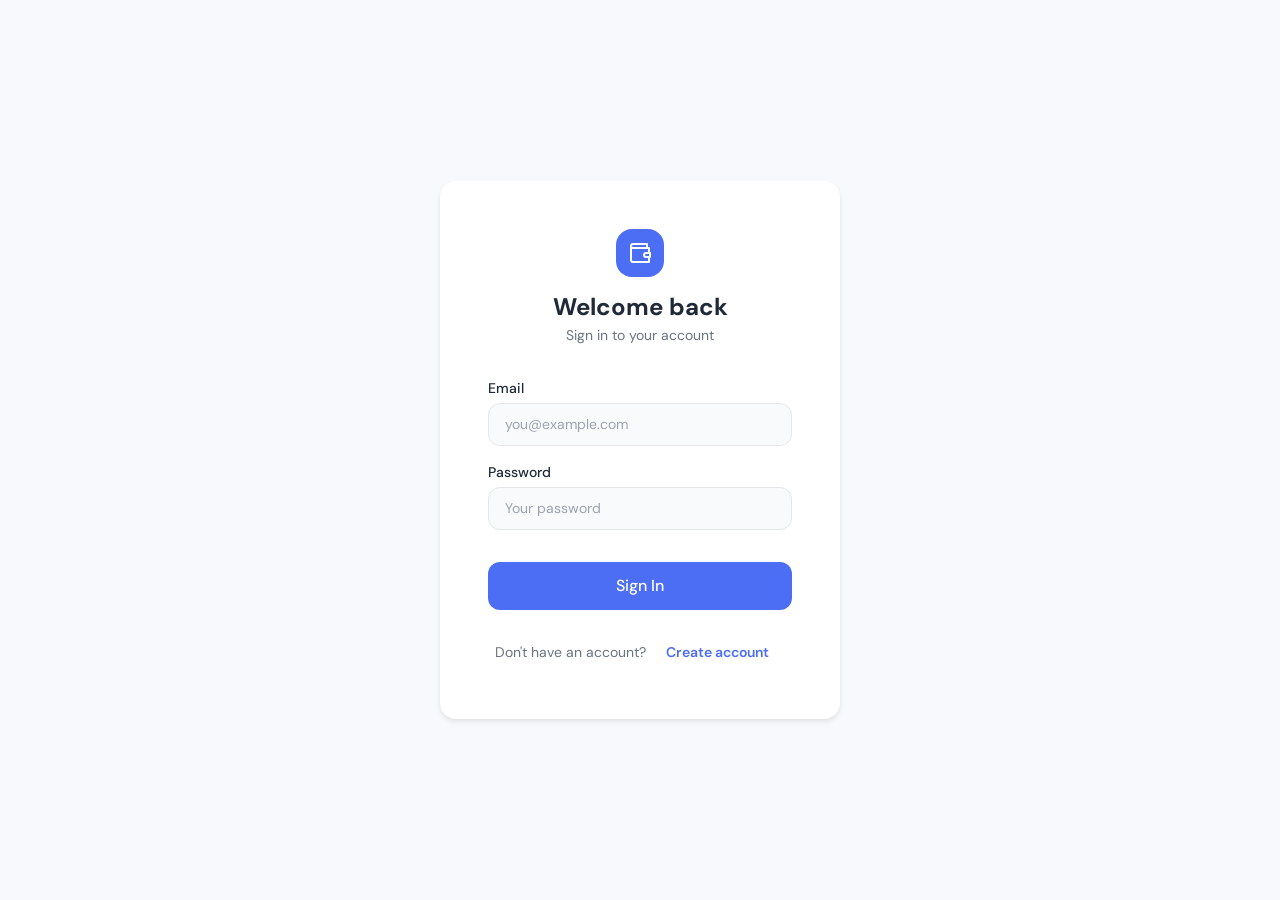
<file: index.html>
<!DOCTYPE html>
<html lang="en">
<head>
    <meta charset="UTF-8">
    <meta name="viewport" content="width=device-width, initial-scale=1.0, viewport-fit=cover">
    <meta name="description" content="Personal finance tracking application">
    <meta name="theme-color" content="#4c6ef5">
    <meta name="apple-mobile-web-app-capable" content="yes">
    <meta name="apple-mobile-web-app-status-bar-style" content="black-translucent">
    <title>Finance Tracker</title>
    <link rel="manifest" href="manifest.json">
    <link href="https://fonts.googleapis.com/css2?family=DM+Sans:wght@400;500;600;700&display=swap" rel="stylesheet">
    <link rel="stylesheet" href="css/reset.css">
    <link rel="stylesheet" href="css/variables.css">
    <link rel="stylesheet" href="css/layout.css">
    <link rel="stylesheet" href="css/components.css">
    <link rel="stylesheet" href="css/responsive.css">
</head>
<body>

<!-- Loading Overlay -->
<div id="loading-overlay" style="display:none; position:fixed; inset:0; background:rgba(255,255,255,0.8); z-index:9999; align-items:center; justify-content:center;">
    <div class="spinner" style="width:2rem; height:2rem;"></div>
</div>

<!-- Toast Container -->
<div id="toast-container" class="toast-container"></div>

<!-- ==================== AUTH SCREEN ==================== -->
<div id="auth-screen" class="auth-container">
    <div class="auth-card">
        <div style="text-align:center; margin-bottom:var(--space-lg);">
            <div style="width:3rem; height:3rem; background:var(--color-primary); border-radius:var(--radius-xl); display:inline-flex; align-items:center; justify-content:center; color:#fff; margin-bottom:var(--space-md);">
                <svg xmlns="http://www.w3.org/2000/svg" width="24" height="24" viewBox="0 0 24 24" fill="none" stroke="currentColor" stroke-width="2" stroke-linecap="round" stroke-linejoin="round"><path d="M21 12V7H5a2 2 0 0 1 0-4h14v4"/><path d="M3 5v14a2 2 0 0 0 2 2h16v-5"/><path d="M18 12a2 2 0 0 0 0 4h4v-4Z"/></svg>
            </div>
            <h1 id="auth-title" class="auth-card__title">Welcome back</h1>
            <p id="auth-subtitle" class="auth-card__subtitle">Sign in to your account</p>
        </div>

        <!-- Login Form -->
        <form id="login-form">
            <div class="form-group">
                <label class="form-label" for="login-email">Email</label>
                <input class="form-input" type="email" id="login-email" placeholder="you@example.com" required>
            </div>
            <div class="form-group">
                <label class="form-label" for="login-password">Password</label>
                <input class="form-input" type="password" id="login-password" placeholder="Your password" required>
            </div>
            <button type="submit" class="btn btn--primary btn--full btn--lg" style="margin-top:var(--space-md);">Sign In</button>
        </form>

        <!-- Signup Form -->
        <form id="signup-form" style="display:none;">
            <div class="form-group">
                <label class="form-label" for="signup-email">Email</label>
                <input class="form-input" type="email" id="signup-email" placeholder="you@example.com" required>
            </div>
            <div class="form-group">
                <label class="form-label" for="signup-password">Password</label>
                <input class="form-input" type="password" id="signup-password" placeholder="Min 6 characters" required minlength="6">
            </div>
            <div class="form-group">
                <label class="form-label" for="signup-confirm">Confirm Password</label>
                <input class="form-input" type="password" id="signup-confirm" placeholder="Confirm password" required minlength="6">
            </div>
            <button type="submit" class="btn btn--primary btn--full btn--lg" style="margin-top:var(--space-md);">Create Account</button>
        </form>

        <div style="text-align:center; margin-top:var(--space-lg); font-size:var(--font-size-sm); color:var(--color-text-secondary);">
            <span id="auth-toggle">Don't have an account?</span>
            <button id="auth-toggle-btn" class="btn btn--ghost" style="font-weight:var(--font-weight-semibold); color:var(--color-primary);">Create account</button>
        </div>
    </div>
</div>

<!-- ==================== APP SHELL ==================== -->
<div id="app-main" class="app" style="display:none;">

    <!-- Header -->
    <header class="header">
        <div class="header__brand">
            <div class="header__logo">
                <svg xmlns="http://www.w3.org/2000/svg" width="16" height="16" viewBox="0 0 24 24" fill="none" stroke="currentColor" stroke-width="2" stroke-linecap="round" stroke-linejoin="round"><path d="M21 12V7H5a2 2 0 0 1 0-4h14v4"/><path d="M3 5v14a2 2 0 0 0 2 2h16v-5"/><path d="M18 12a2 2 0 0 0 0 4h4v-4Z"/></svg>
            </div>
            <h1 class="header__title">Finance Tracker</h1>
        </div>
        <div class="header__actions">
            <select id="month-selector" class="month-selector"></select>
            <button id="btn-add-new" class="btn btn--primary">
                <svg xmlns="http://www.w3.org/2000/svg" width="16" height="16" viewBox="0 0 24 24" fill="none" stroke="currentColor" stroke-width="2" stroke-linecap="round" stroke-linejoin="round"><line x1="12" y1="5" x2="12" y2="19"/><line x1="5" y1="12" x2="19" y2="12"/></svg>
                Add
            </button>
            <button id="install-btn" class="btn btn--secondary" style="display:none;">Install</button>
        </div>
    </header>

    <!-- Main Content -->
    <main class="main">

        <!-- ====== DASHBOARD VIEW ====== -->
        <div id="view-dashboard" class="view active">
            <div class="dashboard">

                <!-- Balance Card -->
                <div class="balance-card slide-up">
                    <p class="balance-card__label">Current Balance</p>
                    <p id="current-balance" class="balance-card__amount">RM 0.00</p>
                    <div class="balance-card__footer">
                        <div>
                            <p class="balance-card__stat-label">Income</p>
                            <p id="total-income-card" class="balance-card__stat-value">
                                <svg xmlns="http://www.w3.org/2000/svg" width="12" height="12" viewBox="0 0 24 24" fill="none" stroke="currentColor" stroke-width="2"><polyline points="22 7 13.5 15.5 8.5 10.5 2 17"/><polyline points="16 7 22 7 22 13"/></svg>
                                RM 0.00
                            </p>
                        </div>
                        <div>
                            <p class="balance-card__stat-label">Expenses</p>
                            <p id="total-expense-card" class="balance-card__stat-value">
                                <svg xmlns="http://www.w3.org/2000/svg" width="12" height="12" viewBox="0 0 24 24" fill="none" stroke="currentColor" stroke-width="2"><polyline points="22 17 13.5 8.5 8.5 13.5 2 7"/><polyline points="16 17 22 17 22 11"/></svg>
                                RM 0.00
                            </p>
                        </div>
                        <div>
                            <p class="balance-card__stat-label">Savings</p>
                            <p id="total-savings-card" class="balance-card__stat-value">RM 0.00</p>
                        </div>
                    </div>
                </div>

                <!-- Opening Balance -->
                <div class="card fade-in">
                    <div class="card__header">
                        <span class="card__label">Opening Balance (This Month)</span>
                    </div>
                    <p id="opening-balance-display" style="font-size:var(--font-size-xl); font-weight:var(--font-weight-bold);">RM 0.00</p>
                </div>

                <!-- Quick Stats -->
                <div class="stats-grid">
                    <div class="stat-card fade-in">
                        <div class="stat-card__icon stat-card__icon--income">
                            <svg xmlns="http://www.w3.org/2000/svg" width="16" height="16" viewBox="0 0 24 24" fill="none" stroke="currentColor" stroke-width="2"><line x1="17" y1="7" x2="7" y2="17"/><polyline points="17 17 7 17 7 7"/></svg>
                        </div>
                        <p class="stat-card__label">Income</p>
                        <p id="stat-income" class="stat-card__value">RM 0.00</p>
                    </div>
                    <div class="stat-card fade-in">
                        <div class="stat-card__icon stat-card__icon--expense">
                            <svg xmlns="http://www.w3.org/2000/svg" width="16" height="16" viewBox="0 0 24 24" fill="none" stroke="currentColor" stroke-width="2"><line x1="7" y1="17" x2="17" y2="7"/><polyline points="7 7 17 7 17 17"/></svg>
                        </div>
                        <p class="stat-card__label">Expenses</p>
                        <p id="stat-expense" class="stat-card__value">RM 0.00</p>
                    </div>
                </div>

                <!-- Budget Overview -->
                <div class="card">
                    <div class="card__header">
                        <h3 class="card__title">Budget Overview</h3>
                        <button onclick="window.openBudgetModal()" class="btn btn--secondary">Edit</button>
                    </div>
                    <div id="budget-summary">
                        <p class="empty-state__text">No budget set</p>
                    </div>
                </div>

                <!-- Expense Breakdown -->
                <div class="card">
                    <h3 class="card__title" style="margin-bottom:var(--space-md);">Expense Breakdown</h3>
                    <div id="expense-breakdown">
                        <div class="empty-state"><p class="empty-state__text">No expenses recorded</p></div>
                    </div>
                </div>

                <!-- Recent Transactions -->
                <div class="card">
                    <div class="card__header">
                        <h3 class="card__title">Recent Transactions</h3>
                        <button onclick="window.switchView && window.switchView('transactions')" class="btn btn--ghost" style="font-size:var(--font-size-xs); color:var(--color-primary);">See All</button>
                    </div>
                    <div id="recent-transactions">
                        <div class="empty-state"><p class="empty-state__text">No transactions yet</p></div>
                    </div>
                </div>

            </div>
        </div>

        <!-- ====== TRANSACTIONS VIEW ====== -->
        <div id="view-transactions" class="view">
            <div class="card">
                <div class="card__header">
                    <h3 class="card__title">All Transactions</h3>
                </div>
                <div id="transactions-list" class="transaction-list">
                    <div class="empty-state"><p class="empty-state__text">No transactions this month</p></div>
                </div>
            </div>
        </div>

        <!-- ====== CATEGORIES VIEW ====== -->
        <div id="view-categories" class="view">
            <div class="dashboard">
                <div class="card">
                    <div class="card__header">
                        <h3 class="card__title">Income Categories</h3>
                    </div>
                    <div id="income-categories">
                        <div class="empty-state"><p class="empty-state__text">No income categories</p></div>
                    </div>
                </div>
                <div class="card">
                    <div class="card__header">
                        <h3 class="card__title">Expense Categories</h3>
                    </div>
                    <div id="expense-categories">
                        <div class="empty-state"><p class="empty-state__text">No expense categories</p></div>
                    </div>
                </div>
                <button id="btn-add-category" class="btn btn--primary btn--full">Add Category</button>
            </div>
        </div>

    </main>

    <!-- FAB -->
    <button id="fab-add" class="fab" aria-label="Add transaction">
        <svg xmlns="http://www.w3.org/2000/svg" width="24" height="24" viewBox="0 0 24 24" fill="none" stroke="currentColor" stroke-width="2" stroke-linecap="round" stroke-linejoin="round"><line x1="12" y1="5" x2="12" y2="19"/><line x1="5" y1="12" x2="19" y2="12"/></svg>
    </button>

    <!-- Bottom Navigation -->
    <nav class="bottom-nav">
        <button class="bottom-nav__item active" data-view="dashboard">
            <svg xmlns="http://www.w3.org/2000/svg" width="20" height="20" viewBox="0 0 24 24" fill="none" stroke="currentColor" stroke-width="2" stroke-linecap="round" stroke-linejoin="round"><path d="m3 9 9-7 9 7v11a2 2 0 0 1-2 2H5a2 2 0 0 1-2-2z"/><polyline points="9 22 9 12 15 12 15 22"/></svg>
            <span>Home</span>
        </button>
        <button class="bottom-nav__item" data-view="transactions">
            <svg xmlns="http://www.w3.org/2000/svg" width="20" height="20" viewBox="0 0 24 24" fill="none" stroke="currentColor" stroke-width="2" stroke-linecap="round" stroke-linejoin="round"><line x1="8" y1="6" x2="21" y2="6"/><line x1="8" y1="12" x2="21" y2="12"/><line x1="8" y1="18" x2="21" y2="18"/><line x1="3" y1="6" x2="3.01" y2="6"/><line x1="3" y1="12" x2="3.01" y2="12"/><line x1="3" y1="18" x2="3.01" y2="18"/></svg>
            <span>Transactions</span>
        </button>
        <button class="bottom-nav__item" data-view="categories">
            <svg xmlns="http://www.w3.org/2000/svg" width="20" height="20" viewBox="0 0 24 24" fill="none" stroke="currentColor" stroke-width="2" stroke-linecap="round" stroke-linejoin="round"><path d="M12 2H2v10l9.29 9.29c.94.94 2.48.94 3.42 0l6.58-6.58c.94-.94.94-2.48 0-3.42L12 2Z"/><path d="M7 7h.01"/></svg>
            <span>Categories</span>
        </button>
        <button class="bottom-nav__item" id="nav-settings">
            <svg xmlns="http://www.w3.org/2000/svg" width="20" height="20" viewBox="0 0 24 24" fill="none" stroke="currentColor" stroke-width="2" stroke-linecap="round" stroke-linejoin="round"><path d="M12.22 2h-.44a2 2 0 0 0-2 2v.18a2 2 0 0 1-1 1.73l-.43.25a2 2 0 0 1-2 0l-.15-.08a2 2 0 0 0-2.73.73l-.22.38a2 2 0 0 0 .73 2.73l.15.1a2 2 0 0 1 1 1.72v.51a2 2 0 0 1-1 1.74l-.15.09a2 2 0 0 0-.73 2.73l.22.38a2 2 0 0 0 2.73.73l.15-.08a2 2 0 0 1 2 0l.43.25a2 2 0 0 1 1 1.73V20a2 2 0 0 0 2 2h.44a2 2 0 0 0 2-2v-.18a2 2 0 0 1 1-1.73l.43-.25a2 2 0 0 1 2 0l.15.08a2 2 0 0 0 2.73-.73l.22-.39a2 2 0 0 0-.73-2.73l-.15-.08a2 2 0 0 1-1-1.74v-.5a2 2 0 0 1 1-1.74l.15-.09a2 2 0 0 0 .73-2.73l-.22-.38a2 2 0 0 0-2.73-.73l-.15.08a2 2 0 0 1-2 0l-.43-.25a2 2 0 0 1-1-1.73V4a2 2 0 0 0-2-2z"/><circle cx="12" cy="12" r="3"/></svg>
            <span>Settings</span>
        </button>
        <button class="bottom-nav__item" id="logout-btn">
            <svg xmlns="http://www.w3.org/2000/svg" width="20" height="20" viewBox="0 0 24 24" fill="none" stroke="currentColor" stroke-width="2" stroke-linecap="round" stroke-linejoin="round"><path d="M9 21H5a2 2 0 0 1-2-2V5a2 2 0 0 1 2-2h4"/><polyline points="16 17 21 12 16 7"/><line x1="21" y1="12" x2="9" y2="12"/></svg>
            <span>Logout</span>
        </button>
    </nav>

</div>

<!-- ==================== MODALS ==================== -->

<!-- Transaction Modal -->
<div id="transaction-modal" class="modal-backdrop">
    <div class="modal">
        <div class="modal__header">
            <h2 id="transaction-modal-title" class="modal__title">Add Transaction</h2>
            <button class="modal__close" data-close-modal="transaction-modal">
                <svg xmlns="http://www.w3.org/2000/svg" width="20" height="20" viewBox="0 0 24 24" fill="none" stroke="currentColor" stroke-width="2"><line x1="18" y1="6" x2="6" y2="18"/><line x1="6" y1="6" x2="18" y2="18"/></svg>
            </button>
        </div>

        <div class="type-toggle">
            <button type="button" class="type-toggle__btn" data-type="income">Income</button>
            <button type="button" class="type-toggle__btn active" data-type="expense">Expense</button>
        </div>

        <form id="transaction-form">
            <div class="form-group" style="position:relative;">
                <label class="form-label" for="txn-title">Title</label>
                <input class="form-input" type="text" id="txn-title" placeholder="e.g. Grocery shopping" required autocomplete="off">
                <div id="title-suggestions" class="suggestions"></div>
            </div>
            <div class="form-row">
                <div class="form-group">
                    <label class="form-label" for="txn-amount">Amount (RM)</label>
                    <input class="form-input" type="number" id="txn-amount" placeholder="0.00" step="0.01" min="0.01" required>
                </div>
                <div class="form-group">
                    <label class="form-label" for="txn-date">Date</label>
                    <input class="form-input" type="date" id="txn-date" required>
                </div>
            </div>
            <div class="form-group">
                <label class="form-label" for="txn-category">Category</label>
                <select class="form-input" id="txn-category">
                    <option value="">Select category</option>
                </select>
            </div>
            <div style="display:flex; gap:var(--space-sm); margin-top:var(--space-lg);">
                <button type="submit" class="btn btn--primary btn--full btn--lg">Save</button>
                <button type="button" id="txn-delete-btn" class="btn btn--danger btn--lg" style="display:none;" onclick="window.deleteTransaction && window.deleteTransaction(document.querySelector('#transaction-form').dataset.editId)">Delete</button>
            </div>
        </form>
    </div>
</div>

<!-- Category Modal -->
<div id="category-modal" class="modal-backdrop">
    <div class="modal">
        <div class="modal__header">
            <h2 class="modal__title">Add Category</h2>
            <button class="modal__close" data-close-modal="category-modal">
                <svg xmlns="http://www.w3.org/2000/svg" width="20" height="20" viewBox="0 0 24 24" fill="none" stroke="currentColor" stroke-width="2"><line x1="18" y1="6" x2="6" y2="18"/><line x1="6" y1="6" x2="18" y2="18"/></svg>
            </button>
        </div>

        <div class="type-toggle">
            <button type="button" class="type-toggle__btn" data-type="income">Income</button>
            <button type="button" class="type-toggle__btn active" data-type="expense">Expense</button>
        </div>

        <form id="category-form">
            <div class="form-group">
                <label class="form-label" for="cat-name">Category Name</label>
                <input class="form-input" type="text" id="cat-name" placeholder="e.g. Food, Transport" required>
            </div>
            <button type="submit" class="btn btn--primary btn--full btn--lg" style="margin-top:var(--space-md);">Add Category</button>
        </form>
    </div>
</div>

<!-- Settings Modal -->
<div id="settings-modal" class="modal-backdrop">
    <div class="modal">
        <div class="modal__header">
            <h2 class="modal__title">Settings</h2>
            <button class="modal__close" data-close-modal="settings-modal">
                <svg xmlns="http://www.w3.org/2000/svg" width="20" height="20" viewBox="0 0 24 24" fill="none" stroke="currentColor" stroke-width="2"><line x1="18" y1="6" x2="6" y2="18"/><line x1="6" y1="6" x2="18" y2="18"/></svg>
            </button>
        </div>

        <form id="settings-form">
            <div class="form-group">
                <label class="form-label" for="setting-opening-balance">Opening Balance (RM)</label>
                <input class="form-input" type="number" id="setting-opening-balance" step="0.01" value="0" placeholder="0.00">
            </div>
            <div class="form-group">
                <label class="form-label" for="setting-budget-pct">Budget (% of monthly income)</label>
                <input class="form-input" type="number" id="setting-budget-pct" min="0" max="100" step="1" value="50" placeholder="50">
                <p style="font-size:var(--font-size-xs); color:var(--color-text-secondary); margin-top:var(--space-xs);">
                    Your expense budget = income x this percentage
                </p>
            </div>
            <button type="submit" class="btn btn--primary btn--full btn--lg" style="margin-top:var(--space-lg);">Save Settings</button>
        </form>
    </div>
</div>

<script type="module" src="js/main.js"></script>
</body>
</html>
</file>
<file: css/variables.css>
:root {
    /* Colors - Primary */
    --color-primary: #4c6ef5;
    --color-primary-light: #dbe4ff;
    --color-primary-dark: #3b5bdb;
    --color-primary-bg: #f0f4ff;

    /* Colors - Semantic */
    --color-success: #10b981;
    --color-success-bg: #d1fae5;
    --color-danger: #ef4444;
    --color-danger-bg: #fee2e2;
    --color-warning: #f59e0b;
    --color-warning-bg: #fef3c7;

    /* Colors - Neutral */
    --color-text: #1f2937;
    --color-text-secondary: #6b7280;
    --color-text-muted: #9ca3af;
    --color-surface: #f8f9fc;
    --color-card: #ffffff;
    --color-border: #e5e7eb;
    --color-border-light: #f3f4f6;
    --color-input-bg: #f9fafb;

    /* Typography */
    --font-primary: 'DM Sans', -apple-system, BlinkMacSystemFont, 'Segoe UI', Roboto, sans-serif;
    --font-size-xs: 0.75rem;
    --font-size-sm: 0.875rem;
    --font-size-base: 1rem;
    --font-size-lg: 1.125rem;
    --font-size-xl: 1.25rem;
    --font-size-2xl: 1.5rem;
    --font-size-3xl: 2rem;
    --font-weight-normal: 400;
    --font-weight-medium: 500;
    --font-weight-semibold: 600;
    --font-weight-bold: 700;

    /* Spacing */
    --space-xs: 0.25rem;
    --space-sm: 0.5rem;
    --space-md: 1rem;
    --space-lg: 1.5rem;
    --space-xl: 2rem;
    --space-2xl: 3rem;

    /* Border Radius */
    --radius-sm: 0.375rem;
    --radius-md: 0.5rem;
    --radius-lg: 0.75rem;
    --radius-xl: 1rem;
    --radius-2xl: 1.5rem;
    --radius-full: 9999px;

    /* Shadows */
    --shadow-sm: 0 1px 2px rgba(0, 0, 0, 0.05);
    --shadow-md: 0 1px 3px rgba(0, 0, 0, 0.04), 0 1px 2px rgba(0, 0, 0, 0.06);
    --shadow-lg: 0 4px 6px rgba(0, 0, 0, 0.04), 0 2px 4px rgba(0, 0, 0, 0.06);
    --shadow-xl: 0 10px 15px rgba(0, 0, 0, 0.04), 0 4px 6px rgba(0, 0, 0, 0.06);

    /* Transitions */
    --transition-fast: 150ms ease;
    --transition-base: 200ms ease;
    --transition-slow: 300ms ease;

    /* Z-index layers */
    --z-dropdown: 100;
    --z-header: 200;
    --z-modal-backdrop: 300;
    --z-modal: 400;
    --z-toast: 500;
    --z-fab: 250;
}
</file>
<file: css/layout.css>
/* App Shell */
.app {
    display: flex;
    flex-direction: column;
    min-height: 100vh;
    max-width: 100vw;
    overflow-x: hidden;
}

/* Header */
.header {
    position: sticky;
    top: 0;
    z-index: var(--z-header);
    background: var(--color-card);
    box-shadow: var(--shadow-md);
    padding: var(--space-md) var(--space-lg);
    display: flex;
    align-items: center;
    justify-content: space-between;
}

.header__brand {
    display: flex;
    align-items: center;
    gap: var(--space-sm);
}

.header__logo {
    width: 2rem;
    height: 2rem;
    background: var(--color-primary);
    border-radius: var(--radius-lg);
    display: flex;
    align-items: center;
    justify-content: center;
    color: #fff;
}

.header__logo svg {
    width: 1rem;
    height: 1rem;
}

.header__title {
    font-size: var(--font-size-lg);
    font-weight: var(--font-weight-bold);
    color: var(--color-text);
}

.header__actions {
    display: flex;
    align-items: center;
    gap: var(--space-sm);
}

/* Main Content */
.main {
    flex: 1;
    padding: var(--space-lg);
    padding-bottom: 5rem;
}

/* Dashboard Grid */
.dashboard {
    display: flex;
    flex-direction: column;
    gap: var(--space-lg);
}

.stats-grid {
    display: grid;
    grid-template-columns: 1fr 1fr;
    gap: var(--space-md);
}

/* Bottom Navigation */
.bottom-nav {
    position: fixed;
    bottom: 0;
    left: 0;
    right: 0;
    z-index: var(--z-header);
    background: var(--color-card);
    box-shadow: 0 -1px 3px rgba(0, 0, 0, 0.06);
    display: flex;
    justify-content: space-around;
    padding: var(--space-sm) 0;
    padding-bottom: max(var(--space-sm), env(safe-area-inset-bottom));
}

.bottom-nav__item {
    display: flex;
    flex-direction: column;
    align-items: center;
    gap: 2px;
    padding: var(--space-xs) var(--space-md);
    border-radius: var(--radius-lg);
    font-size: var(--font-size-xs);
    color: var(--color-text-secondary);
    transition: all var(--transition-fast);
    cursor: pointer;
    border: none;
    background: none;
}

.bottom-nav__item:hover {
    color: var(--color-primary);
}

.bottom-nav__item.active {
    color: var(--color-primary);
    background: var(--color-primary-bg);
}

.bottom-nav__item svg {
    width: 1.25rem;
    height: 1.25rem;
}

/* Modal Layout */
.modal-backdrop {
    position: fixed;
    inset: 0;
    background: rgba(0, 0, 0, 0.4);
    backdrop-filter: blur(4px);
    z-index: var(--z-modal-backdrop);
    display: none;
    align-items: flex-end;
    justify-content: center;
    animation: fadeIn 0.2s ease;
}

.modal-backdrop.visible {
    display: flex;
}

.modal {
    background: var(--color-card);
    border-radius: var(--radius-2xl) var(--radius-2xl) 0 0;
    width: 100%;
    max-width: 480px;
    max-height: 90vh;
    overflow-y: auto;
    padding: var(--space-lg);
    animation: slideUp 0.3s ease;
}

.modal__header {
    display: flex;
    align-items: center;
    justify-content: space-between;
    margin-bottom: var(--space-lg);
}

.modal__title {
    font-size: var(--font-size-lg);
    font-weight: var(--font-weight-bold);
}

.modal__close {
    width: 2rem;
    height: 2rem;
    display: flex;
    align-items: center;
    justify-content: center;
    border-radius: var(--radius-full);
    color: var(--color-text-secondary);
    transition: background var(--transition-fast);
}

.modal__close:hover {
    background: var(--color-border-light);
}

/* Auth Layout */
.auth-container {
    display: flex;
    flex-direction: column;
    align-items: center;
    justify-content: center;
    min-height: 100vh;
    padding: var(--space-xl);
}

.auth-card {
    width: 100%;
    max-width: 400px;
    background: var(--color-card);
    border-radius: var(--radius-xl);
    padding: var(--space-xl);
    box-shadow: var(--shadow-lg);
}

.auth-card__title {
    font-size: var(--font-size-2xl);
    font-weight: var(--font-weight-bold);
    text-align: center;
    margin-bottom: var(--space-xs);
}

.auth-card__subtitle {
    font-size: var(--font-size-sm);
    color: var(--color-text-secondary);
    text-align: center;
    margin-bottom: var(--space-xl);
}

/* View sections */
.view {
    display: none;
}

.view.active {
    display: block;
}

/* Animations */
@keyframes fadeIn {
    from { opacity: 0; }
    to { opacity: 1; }
}

@keyframes slideUp {
    from { opacity: 0; transform: translateY(20px); }
    to { opacity: 1; transform: translateY(0); }
}

@keyframes fadeSlideIn {
    from { opacity: 0; transform: translateY(8px); }
    to { opacity: 1; transform: translateY(0); }
}

.fade-in {
    animation: fadeSlideIn 0.3s ease-out;
}

.slide-up {
    animation: slideUp 0.4s ease-out;
}
</file>
<file: css/components.css>
/* Buttons */
.btn {
    display: inline-flex;
    align-items: center;
    justify-content: center;
    gap: var(--space-xs);
    padding: var(--space-sm) var(--space-md);
    border-radius: var(--radius-lg);
    font-size: var(--font-size-sm);
    font-weight: var(--font-weight-medium);
    transition: all var(--transition-fast);
    cursor: pointer;
    border: none;
    white-space: nowrap;
}

.btn--primary {
    background: var(--color-primary);
    color: #fff;
}

.btn--primary:hover {
    background: var(--color-primary-dark);
}

.btn--secondary {
    background: var(--color-primary-bg);
    color: var(--color-primary);
}

.btn--secondary:hover {
    background: var(--color-primary-light);
}

.btn--danger {
    background: var(--color-danger-bg);
    color: var(--color-danger);
}

.btn--danger:hover {
    background: #fecaca;
}

.btn--ghost {
    background: transparent;
    color: var(--color-text-secondary);
}

.btn--ghost:hover {
    background: var(--color-border-light);
}

.btn--full {
    width: 100%;
}

.btn--lg {
    padding: 0.75rem var(--space-lg);
    font-size: var(--font-size-base);
}

.btn svg {
    width: 1rem;
    height: 1rem;
}

/* Cards */
.card {
    background: var(--color-card);
    border-radius: var(--radius-xl);
    padding: var(--space-lg);
    box-shadow: var(--shadow-md);
}

.card__header {
    display: flex;
    align-items: center;
    justify-content: space-between;
    margin-bottom: var(--space-md);
}

.card__title {
    font-size: var(--font-size-sm);
    font-weight: var(--font-weight-semibold);
    color: var(--color-text);
}

.card__label {
    font-size: var(--font-size-xs);
    font-weight: var(--font-weight-semibold);
    color: var(--color-text-secondary);
    text-transform: uppercase;
    letter-spacing: 0.05em;
}

/* Balance Card */
.balance-card {
    background: linear-gradient(135deg, var(--color-primary-dark), #364fc7);
    border-radius: var(--radius-2xl);
    padding: var(--space-xl);
    color: #fff;
}

.balance-card__label {
    font-size: var(--font-size-sm);
    font-weight: var(--font-weight-medium);
    opacity: 0.8;
}

.balance-card__amount {
    font-size: var(--font-size-3xl);
    font-weight: var(--font-weight-bold);
    margin-top: var(--space-xs);
}

.balance-card__footer {
    display: flex;
    justify-content: space-between;
    margin-top: var(--space-lg);
    padding-top: var(--space-md);
    border-top: 1px solid rgba(255, 255, 255, 0.2);
}

.balance-card__stat-label {
    font-size: var(--font-size-xs);
    opacity: 0.7;
}

.balance-card__stat-value {
    font-size: var(--font-size-sm);
    font-weight: var(--font-weight-semibold);
    display: flex;
    align-items: center;
    gap: var(--space-xs);
    margin-top: 2px;
}

.balance-card__stat-value svg {
    width: 0.75rem;
    height: 0.75rem;
}

/* Stat Cards */
.stat-card {
    background: var(--color-card);
    border-radius: var(--radius-xl);
    padding: var(--space-lg);
    box-shadow: var(--shadow-md);
}

.stat-card__icon {
    width: 2rem;
    height: 2rem;
    border-radius: var(--radius-lg);
    display: flex;
    align-items: center;
    justify-content: center;
    margin-bottom: var(--space-sm);
}

.stat-card__icon svg {
    width: 1rem;
    height: 1rem;
}

.stat-card__icon--income {
    background: var(--color-success-bg);
    color: var(--color-success);
}

.stat-card__icon--expense {
    background: var(--color-danger-bg);
    color: var(--color-danger);
}

.stat-card__label {
    font-size: var(--font-size-xs);
    color: var(--color-text-secondary);
    margin-bottom: var(--space-xs);
}

.stat-card__value {
    font-size: var(--font-size-lg);
    font-weight: var(--font-weight-bold);
    color: var(--color-text);
}

/* Forms */
.form-group {
    margin-bottom: var(--space-md);
}

.form-label {
    display: block;
    font-size: var(--font-size-sm);
    font-weight: var(--font-weight-medium);
    color: var(--color-text);
    margin-bottom: var(--space-xs);
}

.form-input {
    width: 100%;
    padding: 0.625rem var(--space-md);
    border: 1px solid var(--color-border);
    border-radius: var(--radius-lg);
    font-size: var(--font-size-sm);
    background: var(--color-input-bg);
    transition: border-color var(--transition-fast), box-shadow var(--transition-fast);
}

.form-input:focus {
    outline: none;
    border-color: var(--color-primary);
    box-shadow: 0 0 0 3px rgba(76, 110, 245, 0.1);
    background: var(--color-card);
}

.form-input::placeholder {
    color: var(--color-text-muted);
}

select.form-input {
    appearance: none;
    background-image: url("data:image/svg+xml,%3Csvg xmlns='http://www.w3.org/2000/svg' width='12' height='12' viewBox='0 0 24 24' fill='none' stroke='%236b7280' stroke-width='2' stroke-linecap='round' stroke-linejoin='round'%3E%3Cpolyline points='6 9 12 15 18 9'%3E%3C/polyline%3E%3C/svg%3E");
    background-repeat: no-repeat;
    background-position: right 0.75rem center;
    padding-right: 2.5rem;
    cursor: pointer;
}

.form-row {
    display: grid;
    grid-template-columns: 1fr 1fr;
    gap: var(--space-md);
}

.form-error {
    font-size: var(--font-size-xs);
    color: var(--color-danger);
    margin-top: var(--space-xs);
}

/* Type Toggle */
.type-toggle {
    display: flex;
    background: var(--color-border-light);
    border-radius: var(--radius-lg);
    padding: 3px;
    margin-bottom: var(--space-md);
}

.type-toggle__btn {
    flex: 1;
    padding: var(--space-sm) var(--space-md);
    border-radius: var(--radius-md);
    font-size: var(--font-size-sm);
    font-weight: var(--font-weight-medium);
    text-align: center;
    color: var(--color-text-secondary);
    transition: all var(--transition-fast);
    border: none;
    background: transparent;
    cursor: pointer;
}

.type-toggle__btn.active {
    background: var(--color-card);
    box-shadow: var(--shadow-sm);
    color: var(--color-text);
}

/* Transaction List */
.transaction-list {
    display: flex;
    flex-direction: column;
    gap: var(--space-sm);
}

.transaction-item {
    display: flex;
    align-items: center;
    gap: var(--space-md);
    padding: var(--space-md);
    border-radius: var(--radius-lg);
    transition: background var(--transition-fast);
    cursor: pointer;
}

.transaction-item:hover {
    background: var(--color-border-light);
}

.transaction-item__icon {
    width: 2.5rem;
    height: 2.5rem;
    border-radius: var(--radius-lg);
    display: flex;
    align-items: center;
    justify-content: center;
    flex-shrink: 0;
}

.transaction-item__icon--income {
    background: var(--color-success-bg);
    color: var(--color-success);
}

.transaction-item__icon--expense {
    background: var(--color-danger-bg);
    color: var(--color-danger);
}

.transaction-item__icon svg {
    width: 1.25rem;
    height: 1.25rem;
}

.transaction-item__info {
    flex: 1;
    min-width: 0;
}

.transaction-item__title {
    font-size: var(--font-size-sm);
    font-weight: var(--font-weight-medium);
    color: var(--color-text);
    white-space: nowrap;
    overflow: hidden;
    text-overflow: ellipsis;
}

.transaction-item__category {
    font-size: var(--font-size-xs);
    color: var(--color-text-secondary);
    margin-top: 2px;
}

.transaction-item__amount {
    font-size: var(--font-size-sm);
    font-weight: var(--font-weight-semibold);
    white-space: nowrap;
}

.transaction-item__amount--income {
    color: var(--color-success);
}

.transaction-item__amount--expense {
    color: var(--color-danger);
}

.transaction-item__date {
    font-size: var(--font-size-xs);
    color: var(--color-text-muted);
    text-align: right;
    margin-top: 2px;
}

/* Category Chips */
.category-chips {
    display: flex;
    flex-wrap: wrap;
    gap: var(--space-sm);
}

.category-chip {
    display: inline-flex;
    align-items: center;
    gap: var(--space-xs);
    padding: var(--space-xs) var(--space-sm);
    background: var(--color-border-light);
    border: 1px solid var(--color-border);
    border-radius: var(--radius-md);
    font-size: var(--font-size-xs);
    color: var(--color-text);
    cursor: pointer;
    transition: all var(--transition-fast);
}

.category-chip:hover {
    background: var(--color-border);
    border-color: var(--color-text-muted);
}

.category-chip.selected {
    background: var(--color-primary);
    color: #fff;
    border-color: var(--color-primary);
}

.category-chip__delete {
    display: inline-flex;
    align-items: center;
    justify-content: center;
    width: 1rem;
    height: 1rem;
    border-radius: var(--radius-full);
    font-size: 0.625rem;
    transition: background var(--transition-fast);
}

.category-chip__delete:hover {
    background: rgba(0, 0, 0, 0.1);
}

/* Empty States */
.empty-state {
    text-align: center;
    padding: var(--space-xl) var(--space-md);
    color: var(--color-text-secondary);
}

.empty-state__text {
    font-size: var(--font-size-sm);
}

/* Floating Action Button */
.fab {
    position: fixed;
    bottom: 5rem;
    right: var(--space-lg);
    z-index: var(--z-fab);
    width: 3.5rem;
    height: 3.5rem;
    background: var(--color-primary);
    color: #fff;
    border-radius: var(--radius-full);
    display: flex;
    align-items: center;
    justify-content: center;
    box-shadow: var(--shadow-xl);
    transition: all var(--transition-base);
    border: none;
    cursor: pointer;
}

.fab:hover {
    background: var(--color-primary-dark);
    transform: scale(1.05);
}

.fab svg {
    width: 1.5rem;
    height: 1.5rem;
}

/* Toast Messages */
.toast-container {
    position: fixed;
    top: var(--space-lg);
    right: var(--space-lg);
    z-index: var(--z-toast);
    display: flex;
    flex-direction: column;
    gap: var(--space-sm);
    pointer-events: none;
}

.toast {
    background: var(--color-text);
    color: #fff;
    padding: var(--space-md) var(--space-lg);
    border-radius: var(--radius-lg);
    font-size: var(--font-size-sm);
    box-shadow: var(--shadow-xl);
    animation: fadeSlideIn 0.3s ease;
    pointer-events: auto;
    max-width: 320px;
}

.toast--success {
    background: var(--color-success);
}

.toast--error {
    background: var(--color-danger);
}

/* Search Input */
.search-input {
    position: relative;
}

.search-input__icon {
    position: absolute;
    left: var(--space-md);
    top: 50%;
    transform: translateY(-50%);
    color: var(--color-text-muted);
    pointer-events: none;
}

.search-input__icon svg {
    width: 1rem;
    height: 1rem;
}

.search-input .form-input {
    padding-left: 2.5rem;
}

/* Month Selector */
.month-selector {
    padding: var(--space-xs) var(--space-sm);
    border: 1px solid var(--color-border);
    border-radius: var(--radius-lg);
    font-size: var(--font-size-sm);
    background: var(--color-card);
    cursor: pointer;
    appearance: none;
    background-image: url("data:image/svg+xml,%3Csvg xmlns='http://www.w3.org/2000/svg' width='12' height='12' viewBox='0 0 24 24' fill='none' stroke='%236b7280' stroke-width='2'%3E%3Cpolyline points='6 9 12 15 18 9'%3E%3C/polyline%3E%3C/svg%3E");
    background-repeat: no-repeat;
    background-position: right 0.5rem center;
    padding-right: 1.75rem;
}

/* Expense Breakdown Bar */
.expense-bar {
    display: flex;
    flex-direction: column;
    gap: var(--space-xs);
}

.expense-bar__header {
    display: flex;
    justify-content: space-between;
    align-items: center;
}

.expense-bar__name {
    font-size: var(--font-size-xs);
    font-weight: var(--font-weight-medium);
    color: var(--color-text);
}

.expense-bar__amount {
    font-size: var(--font-size-xs);
    color: var(--color-text-secondary);
}

.expense-bar__track {
    height: 6px;
    background: var(--color-border-light);
    border-radius: var(--radius-full);
    overflow: hidden;
}

.expense-bar__fill {
    height: 100%;
    border-radius: var(--radius-full);
    background: var(--color-primary);
    transition: width var(--transition-slow);
}

/* Budget Progress */
.budget-progress {
    display: flex;
    flex-direction: column;
    gap: var(--space-sm);
}

.budget-progress__header {
    display: flex;
    justify-content: space-between;
}

.budget-progress__label {
    font-size: var(--font-size-sm);
    font-weight: var(--font-weight-medium);
}

.budget-progress__value {
    font-size: var(--font-size-sm);
    color: var(--color-text-secondary);
}

.budget-progress__bar {
    height: 8px;
    background: var(--color-border-light);
    border-radius: var(--radius-full);
    overflow: hidden;
}

.budget-progress__fill {
    height: 100%;
    border-radius: var(--radius-full);
    transition: width var(--transition-slow);
}

.budget-progress__fill--safe {
    background: var(--color-success);
}

.budget-progress__fill--warning {
    background: var(--color-warning);
}

.budget-progress__fill--danger {
    background: var(--color-danger);
}

/* Suggestions Dropdown */
.suggestions {
    position: absolute;
    top: 100%;
    left: 0;
    right: 0;
    background: var(--color-card);
    border: 1px solid var(--color-border);
    border-radius: var(--radius-lg);
    box-shadow: var(--shadow-lg);
    z-index: var(--z-dropdown);
    max-height: 200px;
    overflow-y: auto;
    display: none;
}

.suggestions.visible {
    display: block;
}

.suggestions__item {
    padding: var(--space-sm) var(--space-md);
    font-size: var(--font-size-sm);
    cursor: pointer;
    transition: background var(--transition-fast);
}

.suggestions__item:hover {
    background: var(--color-primary-bg);
}

/* Loading Spinner */
.spinner {
    width: 1.25rem;
    height: 1.25rem;
    border: 2px solid var(--color-border);
    border-top-color: var(--color-primary);
    border-radius: var(--radius-full);
    animation: spin 0.6s linear infinite;
}

@keyframes spin {
    to { transform: rotate(360deg); }
}

/* Divider */
.divider {
    height: 1px;
    background: var(--color-border);
    margin: var(--space-md) 0;
}

/* Scrollbar */
::-webkit-scrollbar {
    width: 6px;
}

::-webkit-scrollbar-track {
    background: transparent;
}

::-webkit-scrollbar-thumb {
    background: var(--color-border);
    border-radius: 3px;
}

/* Transaction actions */
.transaction-actions {
    display: flex;
    gap: var(--space-sm);
    opacity: 0;
    transition: opacity var(--transition-fast);
}

.transaction-item:hover .transaction-actions {
    opacity: 1;
}

.transaction-actions button {
    padding: var(--space-xs);
    border-radius: var(--radius-md);
    color: var(--color-text-muted);
    transition: all var(--transition-fast);
}

.transaction-actions button:hover {
    background: var(--color-border-light);
    color: var(--color-text);
}

.transaction-actions button svg {
    width: 0.875rem;
    height: 0.875rem;
}
</file>
<file: css/responsive.css>
/* Tablet: 640px+ */
@media (min-width: 640px) {
    .main {
        max-width: 640px;
        margin: 0 auto;
        padding: var(--space-xl);
        padding-bottom: 5rem;
    }

    .header {
        padding: var(--space-md) var(--space-xl);
    }

    .modal {
        border-radius: var(--radius-2xl);
        margin-bottom: var(--space-xl);
        max-width: 480px;
    }

    .modal-backdrop {
        align-items: center;
    }

    .auth-card {
        padding: var(--space-2xl);
    }

    .stats-grid {
        grid-template-columns: repeat(2, 1fr);
        gap: var(--space-md);
    }

    .toast-container {
        top: var(--space-xl);
        right: var(--space-xl);
    }

    .fab {
        bottom: 5.5rem;
        right: calc(50% - 320px + var(--space-lg));
    }
}

/* Desktop: 1024px+ */
@media (min-width: 1024px) {
    .main {
        max-width: 720px;
    }

    .bottom-nav {
        max-width: 720px;
        left: 50%;
        transform: translateX(-50%);
        border-radius: var(--radius-xl) var(--radius-xl) 0 0;
    }

    .stats-grid {
        grid-template-columns: repeat(4, 1fr);
    }

    .form-row {
        grid-template-columns: 1fr 1fr;
    }

    .transaction-actions {
        opacity: 1;
    }
}

/* Large Desktop: 1280px+ */
@media (min-width: 1280px) {
    .main {
        max-width: 800px;
    }
}

/* Accessibility: Reduced Motion */
@media (prefers-reduced-motion: reduce) {
    *, *::before, *::after {
        animation-duration: 0.01ms !important;
        animation-iteration-count: 1 !important;
        transition-duration: 0.01ms !important;
    }
}

/* Print */
@media print {
    .header,
    .bottom-nav,
    .fab,
    .modal-backdrop {
        display: none !important;
    }

    .main {
        padding: 0;
        max-width: 100%;
    }

    .card {
        box-shadow: none;
        border: 1px solid #ddd;
    }
}
</file>
